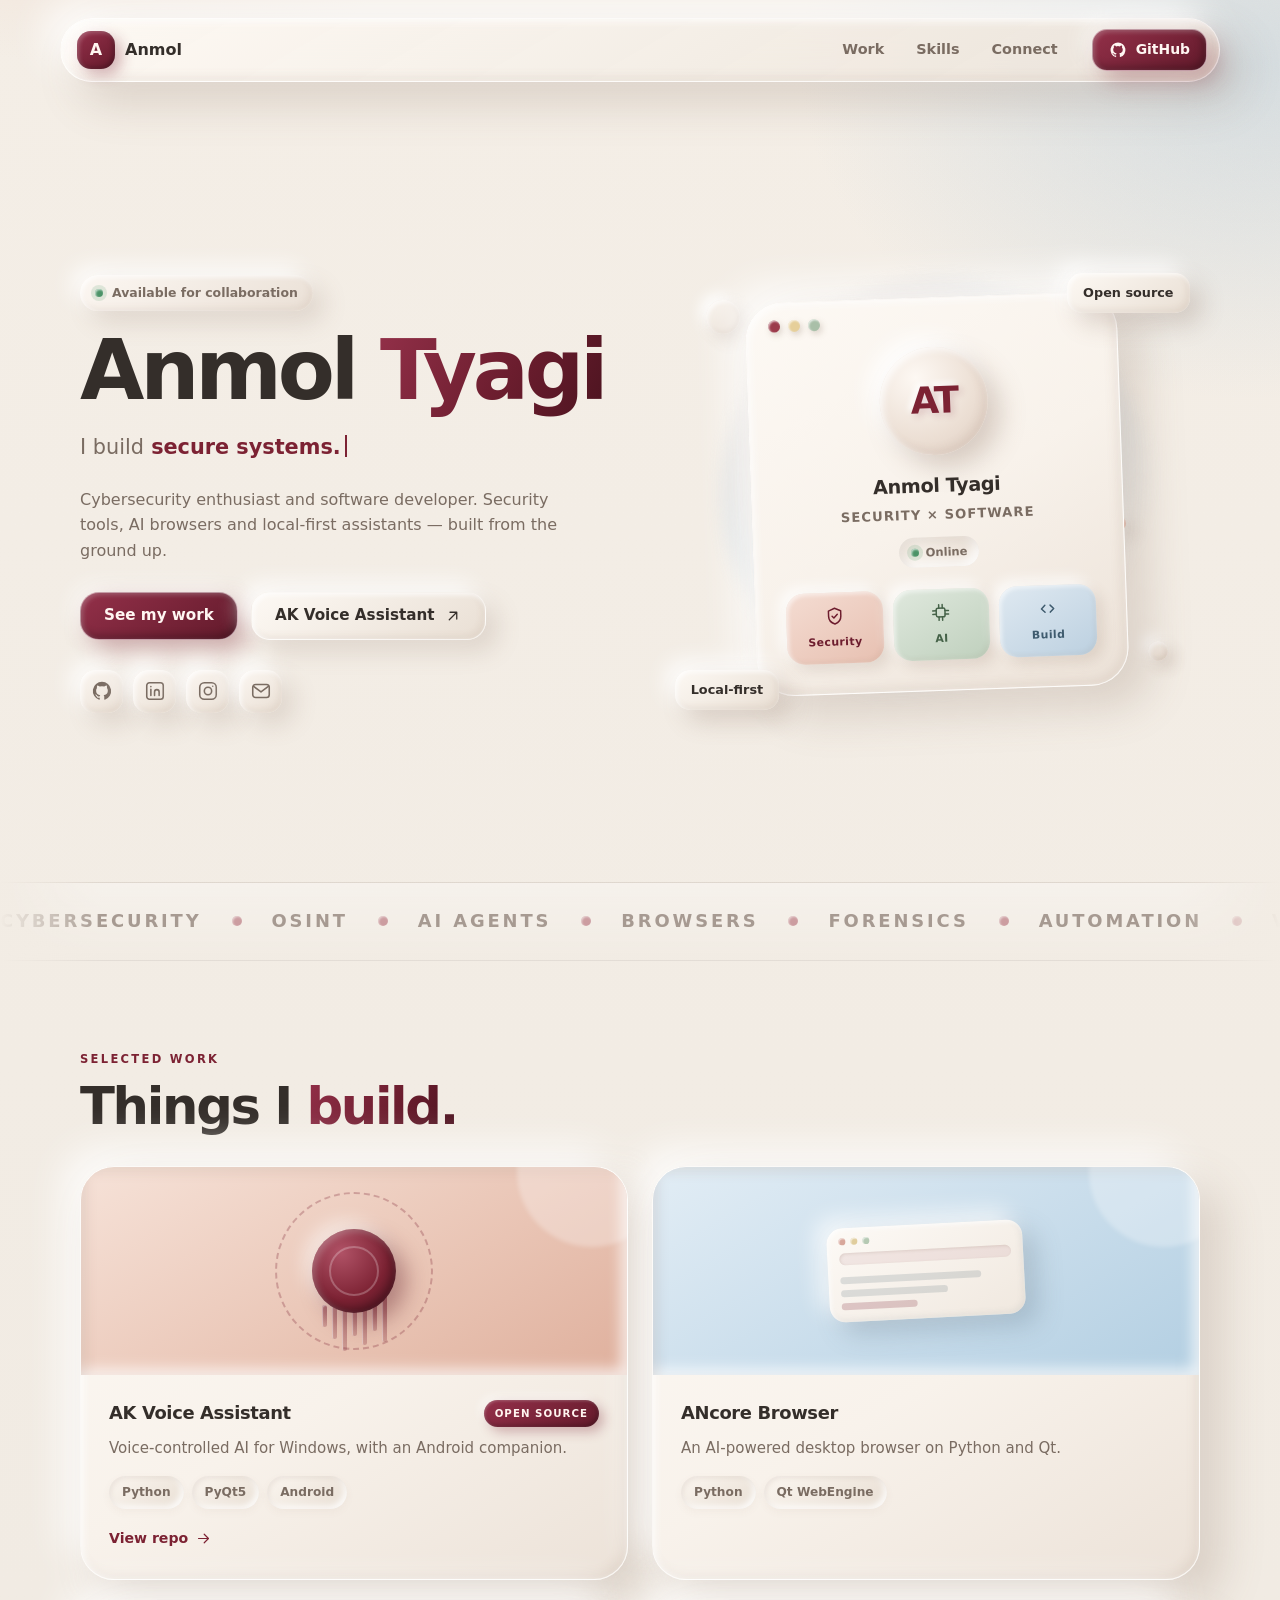
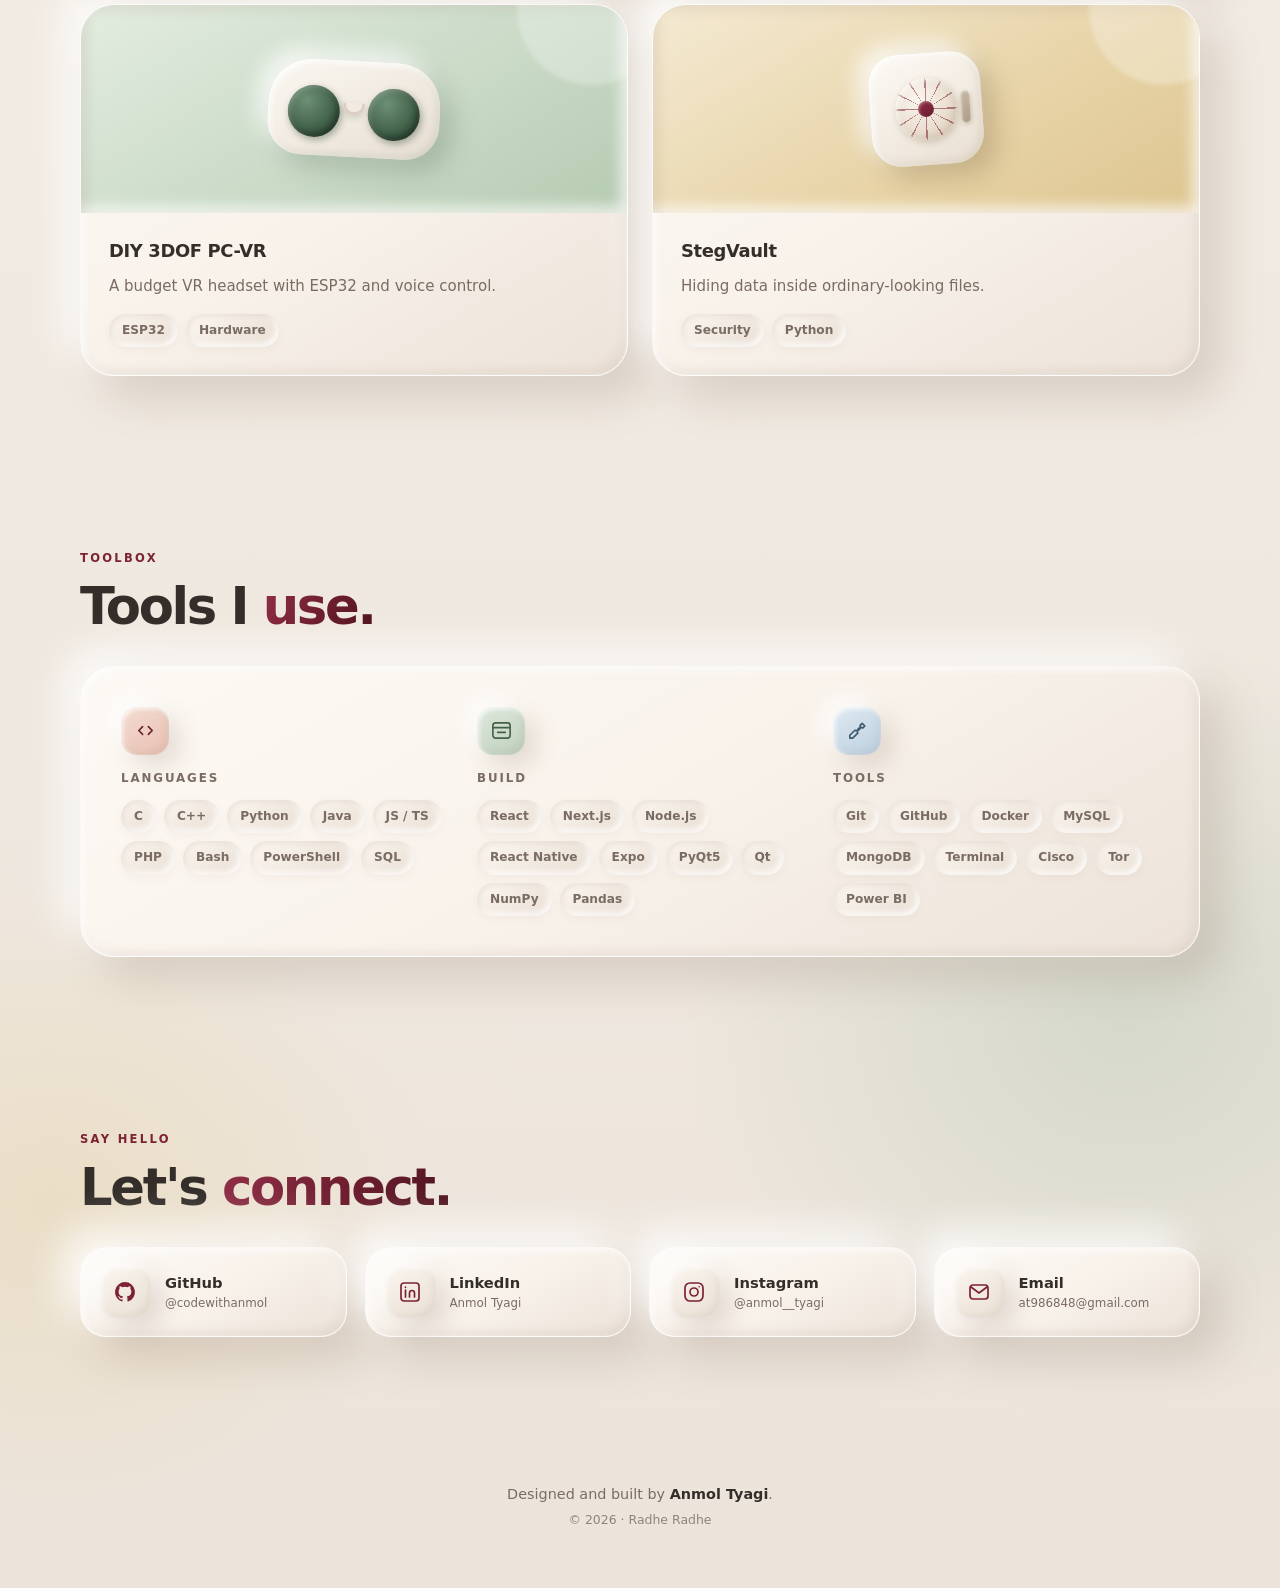
<file: index.html>
<!doctype html>
<html lang="en">
<head>
<meta charset="utf-8">
<meta name="viewport" content="width=device-width, initial-scale=1">
<title>Anmol Tyagi — Cybersecurity &amp; Software</title>
<meta name="description" content="Anmol Tyagi — cybersecurity enthusiast and software developer. Security tools, AI browsers, local-first assistants and hardware experiments.">
<meta name="theme-color" content="#f1ebe3">
<meta property="og:type" content="website">
<meta property="og:title" content="Anmol Tyagi — Cybersecurity &amp; Software">
<meta property="og:description" content="Security tools, AI browsers, local-first assistants and hardware experiments.">
<meta property="og:url" content="https://codewithanmol.github.io/">
<link rel="icon" href="data:image/svg+xml,%3Csvg xmlns='http://www.w3.org/2000/svg' viewBox='0 0 64 64'%3E%3Crect width='64' height='64' rx='20' fill='%237c2233'/%3E%3Ctext x='32' y='44' font-family='Segoe UI,Arial' font-size='30' font-weight='700' fill='%23faf5ef' text-anchor='middle'%3EA%3C/text%3E%3C/svg%3E">
<link rel="stylesheet" href="styles.css">
</head>
<body>
<div class="grain" aria-hidden="true"></div>
<a class="skip" href="#main">Skip to content</a>

<header class="nav-wrap">
  <nav class="nav clay" aria-label="Primary">
    <a class="brand" href="#top" aria-label="Anmol Tyagi — home">
      <span class="brand-mark" aria-hidden="true">A</span>
      <span class="brand-name">Anmol</span>
    </a>
    <div class="nav-links">
      <a href="#work">Work</a>
      <a href="#skills">Skills</a>
      <a href="#connect">Connect</a>
    </div>
    <a class="btn btn-sm btn-maroon" href="https://github.com/codewithanmol" target="_blank" rel="noopener">
      <svg class="ico" viewBox="0 0 24 24" aria-hidden="true"><path d="M12 2a10 10 0 0 0-3.16 19.49c.5.09.68-.22.68-.48v-1.7c-2.78.6-3.37-1.34-3.37-1.34-.45-1.16-1.1-1.47-1.1-1.47-.9-.62.07-.6.07-.6 1 .07 1.53 1.03 1.53 1.03.88 1.52 2.3 1.08 2.86.82.09-.64.35-1.08.63-1.33-2.22-.25-4.55-1.11-4.55-4.94 0-1.09.39-1.98 1.03-2.68-.1-.25-.45-1.27.1-2.65 0 0 .84-.27 2.75 1.02a9.6 9.6 0 0 1 5 0c1.91-1.29 2.75-1.02 2.75-1.02.55 1.38.2 2.4.1 2.65.64.7 1.03 1.59 1.03 2.68 0 3.84-2.34 4.68-4.57 4.93.36.31.68.92.68 1.85v2.74c0 .27.18.58.69.48A10 10 0 0 0 12 2z" fill="currentColor" stroke="none"/></svg>
      GitHub
    </a>
  </nav>
</header>

<main id="main">
  <section class="hero" id="top">
    <div class="hero-copy">
      <span class="chip"><span class="dot" aria-hidden="true"></span> Available for collaboration</span>
      <h1>Anmol <span class="accent">Tyagi</span></h1>
      <p class="type-line" aria-hidden="true"><span class="muted">I build</span> <span id="typed">secure systems.</span><span class="caret"></span></p>
      <p class="sr-only">I build secure systems, AI-powered browsers, local-first assistants and automation that ships.</p>
      <p class="lead">Cybersecurity enthusiast and software developer. Security tools, AI browsers and local-first assistants — built from the ground up.</p>
      <div class="cta-row">
        <a class="btn btn-maroon" href="#work">See my work</a>
        <a class="btn btn-clay" href="https://github.com/codewithanmol/AK-Voice-Assistant" target="_blank" rel="noopener">
          AK Voice Assistant
          <svg class="ico" viewBox="0 0 24 24" aria-hidden="true"><path d="M7 17 17 7M8 7h9v9"/></svg>
        </a>
      </div>
      <div class="social-row" aria-label="Social links">
        <a href="https://github.com/codewithanmol" target="_blank" rel="noopener" aria-label="GitHub">
          <svg class="ico" viewBox="0 0 24 24" aria-hidden="true"><path d="M12 2a10 10 0 0 0-3.16 19.49c.5.09.68-.22.68-.48v-1.7c-2.78.6-3.37-1.34-3.37-1.34-.45-1.16-1.1-1.47-1.1-1.47-.9-.62.07-.6.07-.6 1 .07 1.53 1.03 1.53 1.03.88 1.52 2.3 1.08 2.86.82.09-.64.35-1.08.63-1.33-2.22-.25-4.55-1.11-4.55-4.94 0-1.09.39-1.98 1.03-2.68-.1-.25-.45-1.27.1-2.65 0 0 .84-.27 2.75 1.02a9.6 9.6 0 0 1 5 0c1.91-1.29 2.75-1.02 2.75-1.02.55 1.38.2 2.4.1 2.65.64.7 1.03 1.59 1.03 2.68 0 3.84-2.34 4.68-4.57 4.93.36.31.68.92.68 1.85v2.74c0 .27.18.58.69.48A10 10 0 0 0 12 2z" fill="currentColor" stroke="none"/></svg>
        </a>
        <a href="https://www.linkedin.com/in/anmol-tyagi-b38446213" target="_blank" rel="noopener" aria-label="LinkedIn">
          <svg class="ico" viewBox="0 0 24 24" aria-hidden="true"><rect x="3" y="3" width="18" height="18" rx="3"/><path d="M7.5 10v7M7.5 7.2v.1M11.5 17v-4a2.5 2.5 0 0 1 5 0v4"/></svg>
        </a>
        <a href="https://instagram.com/anmol__tyagi__________" target="_blank" rel="noopener" aria-label="Instagram">
          <svg class="ico" viewBox="0 0 24 24" aria-hidden="true"><rect x="3" y="3" width="18" height="18" rx="5"/><circle cx="12" cy="12" r="4"/><circle cx="17.2" cy="6.8" r=".8" fill="currentColor" stroke="none"/></svg>
        </a>
        <a href="mailto:at986848@gmail.com" aria-label="Email">
          <svg class="ico" viewBox="0 0 24 24" aria-hidden="true"><rect x="3" y="5" width="18" height="14" rx="3"/><path d="m4 7 8 6 8-6"/></svg>
        </a>
      </div>
    </div>

    <div class="hero-scene" aria-hidden="true">
      <div class="clay window">
        <div class="window-bar">
          <span class="wdot wd-a"></span>
          <span class="wdot wd-b"></span>
          <span class="wdot wd-c"></span>
        </div>
        <div class="window-body">
          <div class="avatar"><span>AT</span></div>
          <p class="window-name">Anmol Tyagi</p>
          <p class="window-role">Security &times; Software</p>
          <span class="status"><span class="dot"></span> Online</span>
          <div class="mini-grid">
            <div class="mini m-maroon">
              <svg class="ico" viewBox="0 0 24 24"><path d="M12 3l7 3v6c0 4.4-3 7.6-7 9-4-1.4-7-4.6-7-9V6l7-3z"/><path d="m9 12 2 2 4-4"/></svg>
              <span>Security</span>
            </div>
            <div class="mini m-sage">
              <svg class="ico" viewBox="0 0 24 24"><rect x="7" y="7" width="10" height="10" rx="2"/><path d="M10 3v4M14 3v4M10 17v4M14 17v4M3 10h4M3 14h4M17 10h4M17 14h4"/></svg>
              <span>AI</span>
            </div>
            <div class="mini m-sky">
              <svg class="ico" viewBox="0 0 24 24"><path d="m9 8-4 4 4 4M15 8l4 4-4 4"/></svg>
              <span>Build</span>
            </div>
          </div>
        </div>
      </div>
      <span class="float-pill fp-a">Open source</span>
      <span class="float-pill fp-b">Local-first</span>
      <span class="clay-ball ball-a"></span>
      <span class="clay-ball ball-b"></span>
      <span class="clay-ball ball-c"></span>
    </div>
  </section>

  <div class="marquee" aria-hidden="true">
    <div class="marquee-track">
      <span>Cybersecurity</span><span class="sep"></span>
      <span>OSINT</span><span class="sep"></span>
      <span>AI Agents</span><span class="sep"></span>
      <span>Browsers</span><span class="sep"></span>
      <span>Forensics</span><span class="sep"></span>
      <span>Automation</span><span class="sep"></span>
      <span>VR</span><span class="sep"></span>
      <span>Windows</span><span class="sep"></span>
      <span>Cybersecurity</span><span class="sep"></span>
      <span>OSINT</span><span class="sep"></span>
      <span>AI Agents</span><span class="sep"></span>
      <span>Browsers</span><span class="sep"></span>
      <span>Forensics</span><span class="sep"></span>
      <span>Automation</span><span class="sep"></span>
      <span>VR</span><span class="sep"></span>
      <span>Windows</span><span class="sep"></span>
    </div>
  </div>

  <section class="section" id="work">
    <div class="section-head reveal">
      <span class="eyebrow">Selected work</span>
      <h2>Things I <span class="accent">build.</span></h2>
    </div>

    <div class="work-grid">
      <article class="clay work-card reveal">
        <div class="art art-ak">
          <span class="ak-ring"></span>
          <span class="ak-orb"></span>
          <span class="wave">
            <i style="--h:22"></i><i style="--h:46"></i><i style="--h:70"></i><i style="--h:40"></i><i style="--h:58"></i><i style="--h:30"></i><i style="--h:52"></i>
          </span>
        </div>
        <div class="work-body">
          <div class="work-top"><h3>AK Voice Assistant</h3><span class="badge">Open source</span></div>
          <p>Voice-controlled AI for Windows, with an Android companion.</p>
          <ul class="tag-row"><li>Python</li><li>PyQt5</li><li>Android</li></ul>
          <a class="text-link" href="https://github.com/codewithanmol/AK-Voice-Assistant" target="_blank" rel="noopener">View repo
            <svg class="ico" viewBox="0 0 24 24" aria-hidden="true"><path d="M5 12h14M13 6l6 6-6 6"/></svg>
          </a>
        </div>
      </article>

      <article class="clay work-card reveal">
        <div class="art art-browser">
          <div class="browser">
            <div class="browser-top"><i></i><i></i><i></i></div>
            <div class="browser-bar"></div>
            <div class="browser-lines"><span></span><span></span><span></span></div>
          </div>
        </div>
        <div class="work-body">
          <div class="work-top"><h3>ANcore Browser</h3></div>
          <p>An AI-powered desktop browser on Python and Qt.</p>
          <ul class="tag-row"><li>Python</li><li>Qt WebEngine</li></ul>
        </div>
      </article>

      <article class="clay work-card reveal">
        <div class="art art-vr">
          <div class="headset">
            <span class="lens"></span>
            <span class="lens"></span>
            <span class="bridge"></span>
          </div>
        </div>
        <div class="work-body">
          <div class="work-top"><h3>DIY 3DOF PC-VR</h3></div>
          <p>A budget VR headset with ESP32 and voice control.</p>
          <ul class="tag-row"><li>ESP32</li><li>Hardware</li></ul>
        </div>
      </article>

      <article class="clay work-card reveal">
        <div class="art art-vault">
          <div class="vault">
            <span class="vault-dial"></span>
            <span class="vault-handle"></span>
          </div>
        </div>
        <div class="work-body">
          <div class="work-top"><h3>StegVault</h3></div>
          <p>Hiding data inside ordinary-looking files.</p>
          <ul class="tag-row"><li>Security</li><li>Python</li></ul>
        </div>
      </article>
    </div>
  </section>

  <section class="section" id="skills">
    <div class="section-head reveal">
      <span class="eyebrow">Toolbox</span>
      <h2>Tools I <span class="accent">use.</span></h2>
    </div>

    <div class="clay skills-panel reveal">
      <div class="skill-group">
        <span class="skill-icon i-maroon">
          <svg class="ico" viewBox="0 0 24 24" aria-hidden="true"><path d="m9 8-4 4 4 4M15 8l4 4-4 4"/></svg>
        </span>
        <h3>Languages</h3>
        <ul class="tag-row"><li>C</li><li>C++</li><li>Python</li><li>Java</li><li>JS / TS</li><li>PHP</li><li>Bash</li><li>PowerShell</li><li>SQL</li></ul>
      </div>
      <div class="skill-group">
        <span class="skill-icon i-sage">
          <svg class="ico" viewBox="0 0 24 24" aria-hidden="true"><rect x="3" y="4" width="18" height="16" rx="3"/><path d="M3 9h18M8 14h8"/></svg>
        </span>
        <h3>Build</h3>
        <ul class="tag-row"><li>React</li><li>Next.js</li><li>Node.js</li><li>React Native</li><li>Expo</li><li>PyQt5</li><li>Qt</li><li>NumPy</li><li>Pandas</li></ul>
      </div>
      <div class="skill-group">
        <span class="skill-icon i-sky">
          <svg class="ico" viewBox="0 0 24 24" aria-hidden="true"><path d="M14.7 6.3a4 4 0 0 1-5.4 5.4L4 17v3h3l5.3-5.3a4 4 0 0 1 5.4-5.4l2-2-2.8-2.8-2.2 2.2z"/></svg>
        </span>
        <h3>Tools</h3>
        <ul class="tag-row"><li>Git</li><li>GitHub</li><li>Docker</li><li>MySQL</li><li>MongoDB</li><li>Terminal</li><li>Cisco</li><li>Tor</li><li>Power BI</li></ul>
      </div>
    </div>
  </section>

  <section class="section" id="connect">
    <div class="section-head reveal">
      <span class="eyebrow">Say hello</span>
      <h2>Let's <span class="accent">connect.</span></h2>
    </div>

    <div class="connect-grid">
      <a class="clay connect-card reveal" href="https://github.com/codewithanmol" target="_blank" rel="noopener">
        <span class="ico-clay"><svg class="ico" viewBox="0 0 24 24" aria-hidden="true"><path d="M12 2a10 10 0 0 0-3.16 19.49c.5.09.68-.22.68-.48v-1.7c-2.78.6-3.37-1.34-3.37-1.34-.45-1.16-1.1-1.47-1.1-1.47-.9-.62.07-.6.07-.6 1 .07 1.53 1.03 1.53 1.03.88 1.52 2.3 1.08 2.86.82.09-.64.35-1.08.63-1.33-2.22-.25-4.55-1.11-4.55-4.94 0-1.09.39-1.98 1.03-2.68-.1-.25-.45-1.27.1-2.65 0 0 .84-.27 2.75 1.02a9.6 9.6 0 0 1 5 0c1.91-1.29 2.75-1.02 2.75-1.02.55 1.38.2 2.4.1 2.65.64.7 1.03 1.59 1.03 2.68 0 3.84-2.34 4.68-4.57 4.93.36.31.68.92.68 1.85v2.74c0 .27.18.58.69.48A10 10 0 0 0 12 2z" fill="currentColor" stroke="none"/></svg></span>
        <span class="connect-meta"><strong>GitHub</strong><small>@codewithanmol</small></span>
      </a>
      <a class="clay connect-card reveal" href="https://www.linkedin.com/in/anmol-tyagi-b38446213" target="_blank" rel="noopener">
        <span class="ico-clay"><svg class="ico" viewBox="0 0 24 24" aria-hidden="true"><rect x="3" y="3" width="18" height="18" rx="3"/><path d="M7.5 10v7M7.5 7.2v.1M11.5 17v-4a2.5 2.5 0 0 1 5 0v4"/></svg></span>
        <span class="connect-meta"><strong>LinkedIn</strong><small>Anmol Tyagi</small></span>
      </a>
      <a class="clay connect-card reveal" href="https://instagram.com/anmol__tyagi__________" target="_blank" rel="noopener">
        <span class="ico-clay"><svg class="ico" viewBox="0 0 24 24" aria-hidden="true"><rect x="3" y="3" width="18" height="18" rx="5"/><circle cx="12" cy="12" r="4"/><circle cx="17.2" cy="6.8" r=".8" fill="currentColor" stroke="none"/></svg></span>
        <span class="connect-meta"><strong>Instagram</strong><small>@anmol__tyagi</small></span>
      </a>
      <a class="clay connect-card reveal" href="mailto:at986848@gmail.com">
        <span class="ico-clay"><svg class="ico" viewBox="0 0 24 24" aria-hidden="true"><rect x="3" y="5" width="18" height="14" rx="3"/><path d="m4 7 8 6 8-6"/></svg></span>
        <span class="connect-meta"><strong>Email</strong><small>at986848@gmail.com</small></span>
      </a>
    </div>
  </section>
</main>

<footer class="footer">
  <p>Designed and built by <strong>Anmol Tyagi</strong>.</p>
  <p class="footer-small">&copy; <span id="year">2026</span> &middot; Radhe Radhe</p>
</footer>

<script src="script.js" defer></script>
</body>
</html>
</file>
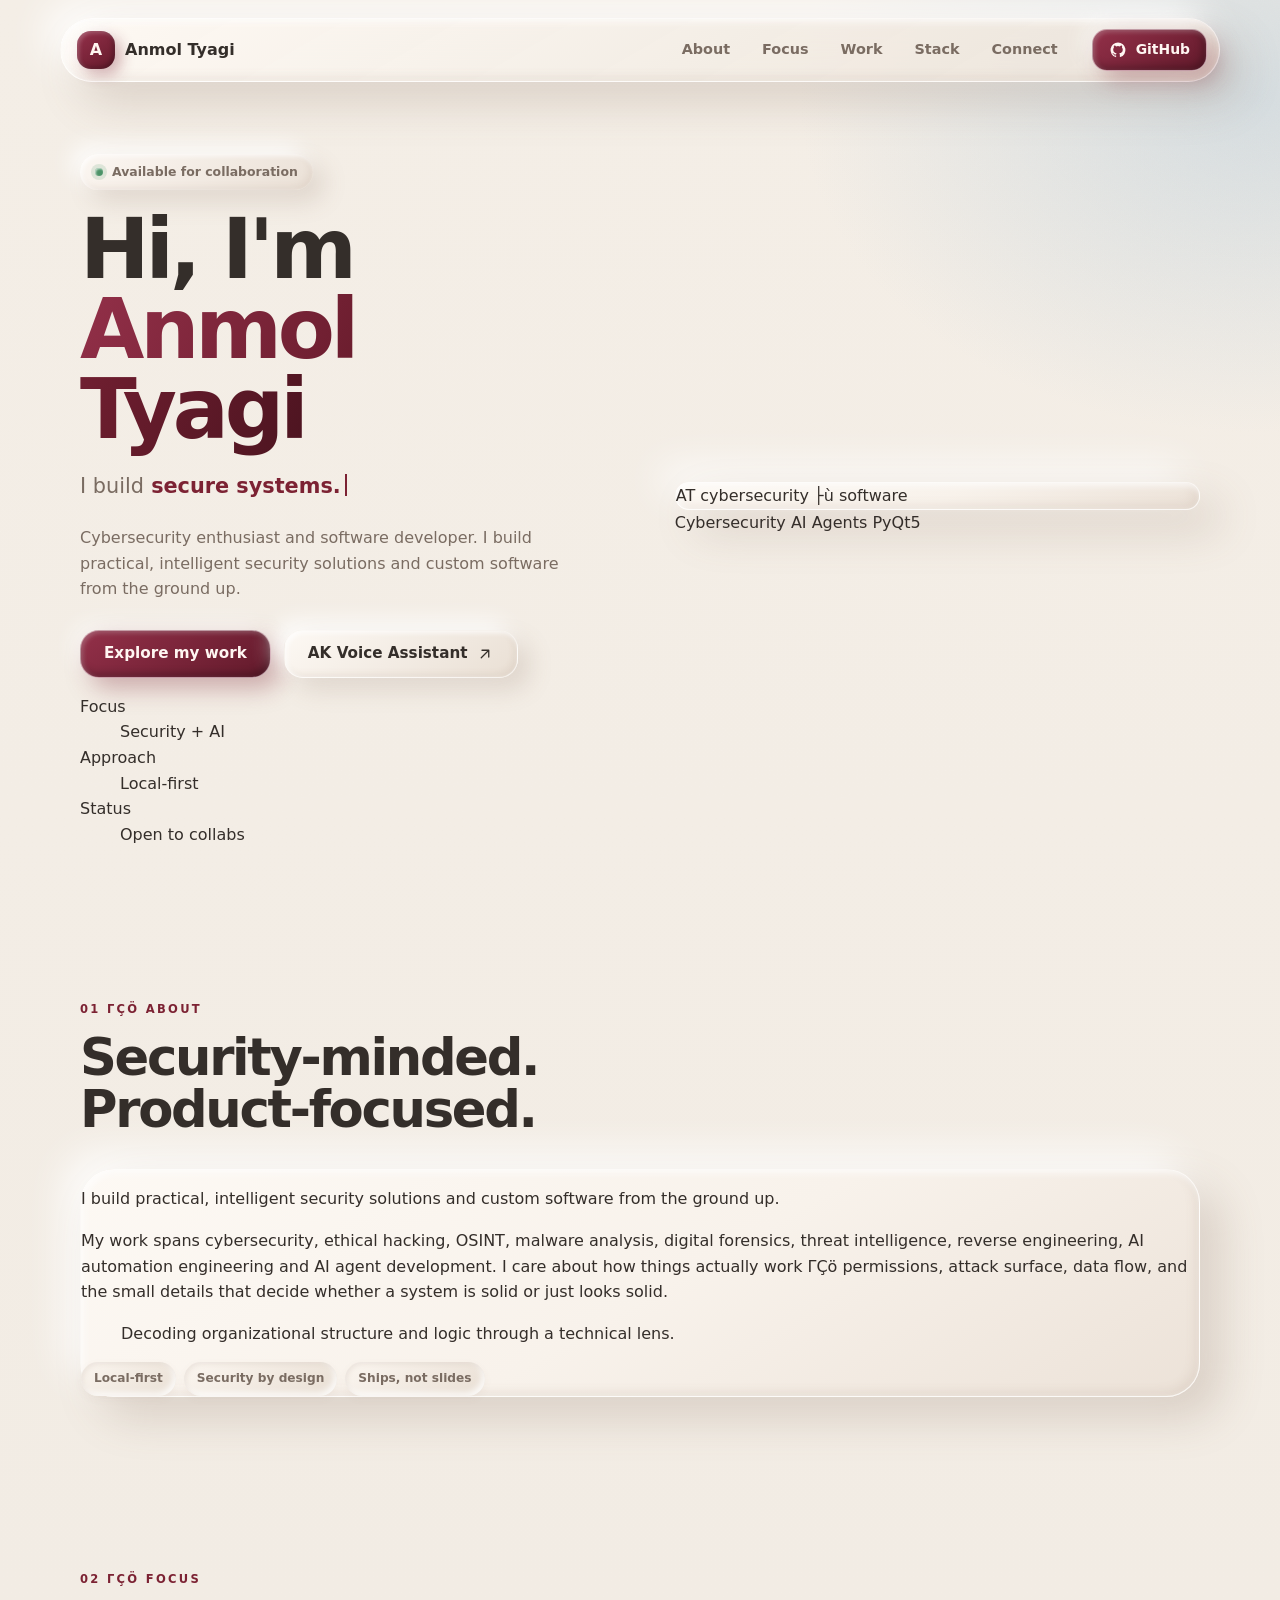
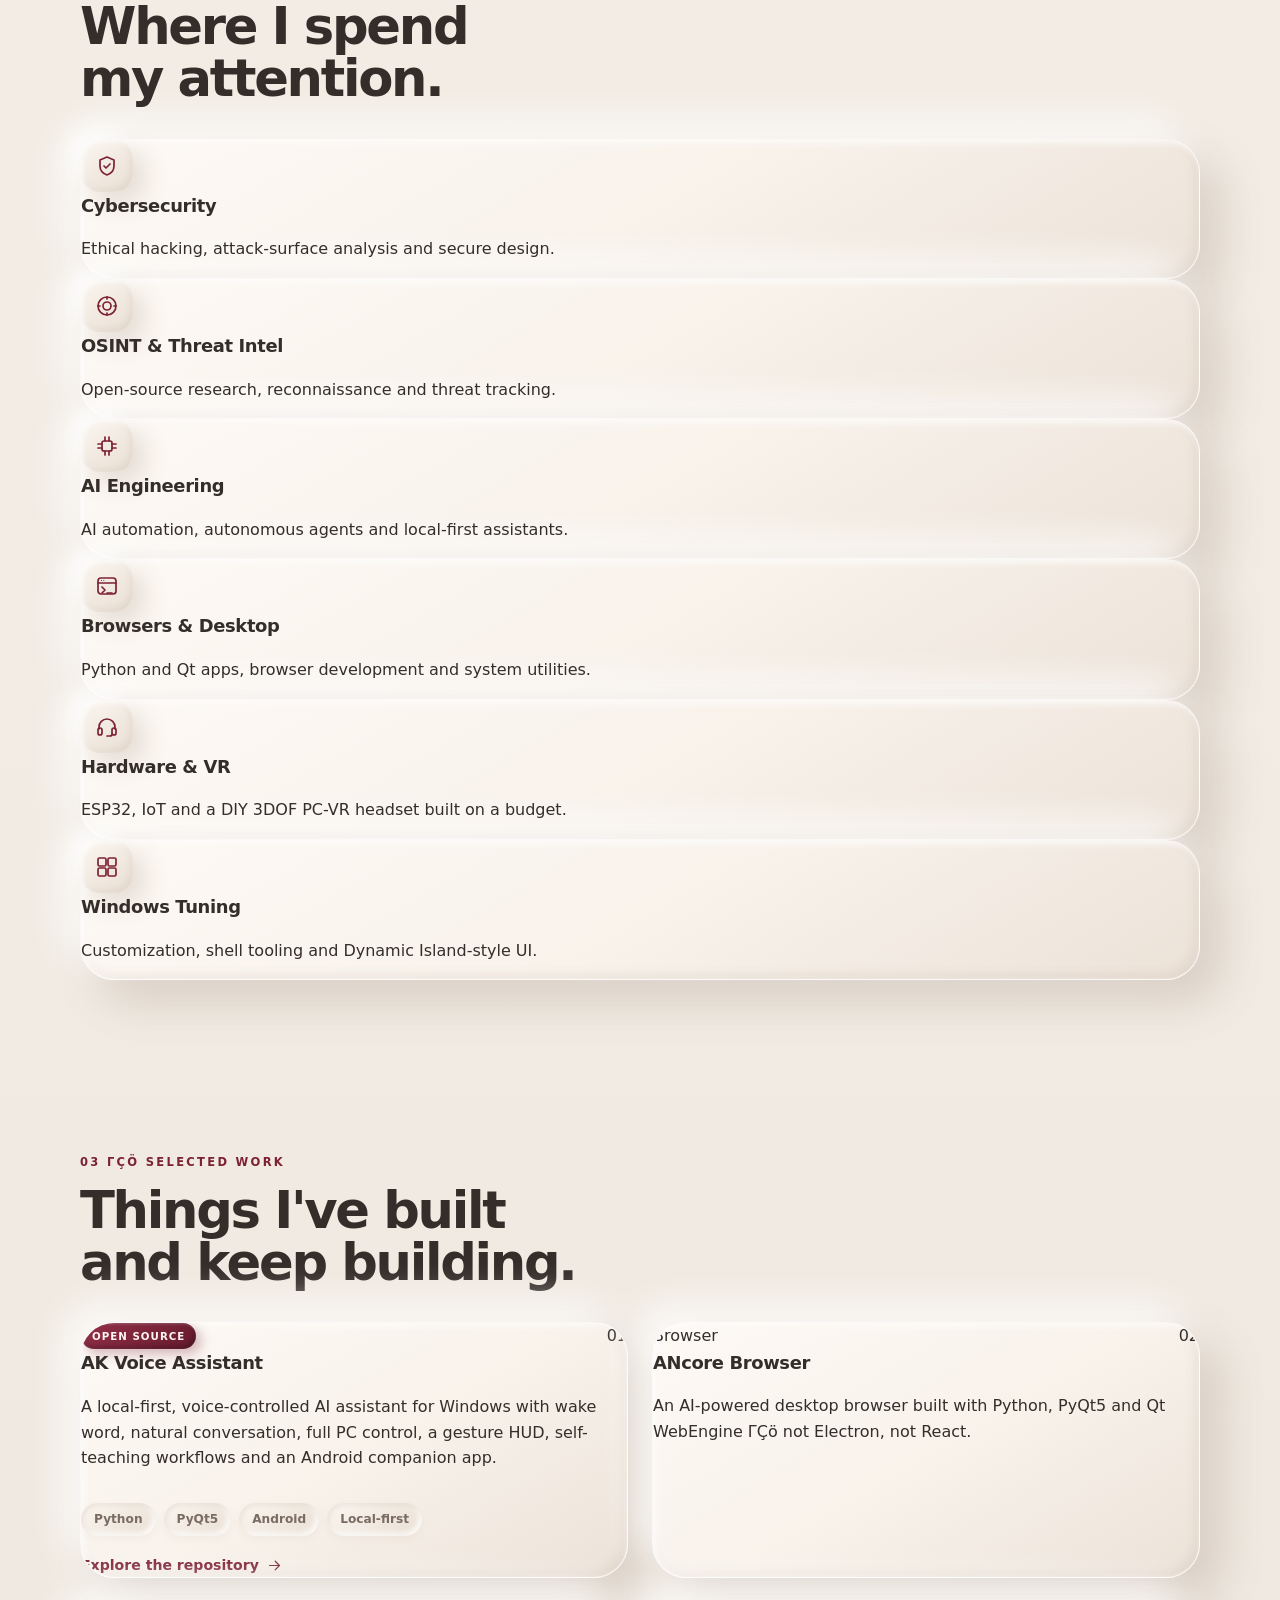
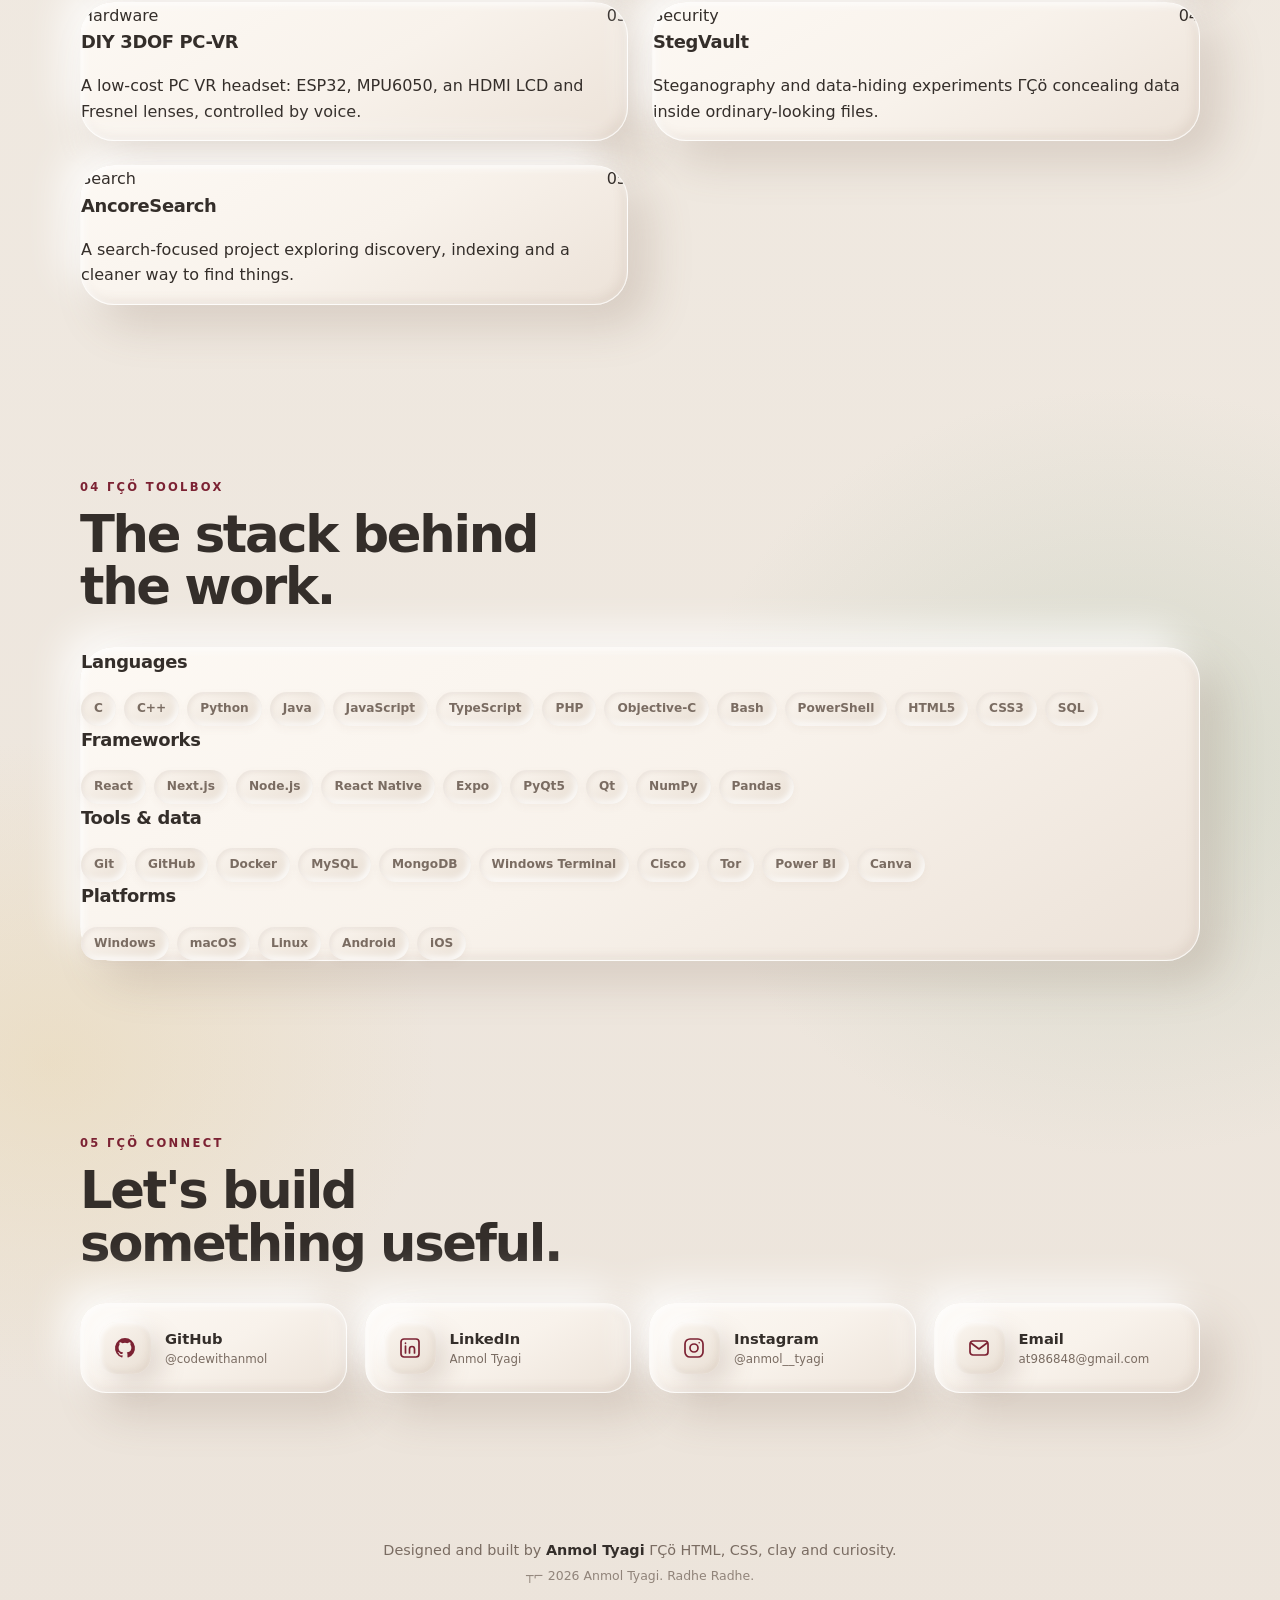
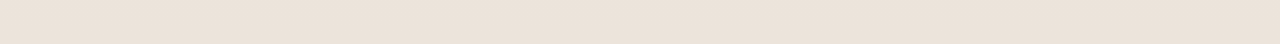
<file: dom.html>
﻿<!DOCTYPE html>
<html lang="en"><head>
<meta charset="utf-8">
<meta name="viewport" content="width=device-width, initial-scale=1">
<title>Anmol Tyagi ΓÇö Cybersecurity &amp; Software</title>
<meta name="description" content="Anmol Tyagi ΓÇö cybersecurity enthusiast and software developer. Security tools, AI-powered browsers, local-first assistants and automation.">
<meta name="theme-color" content="#e7e1da">
<meta property="og:type" content="website">
<meta property="og:title" content="Anmol Tyagi ΓÇö Cybersecurity &amp; Software">
<meta property="og:description" content="Security tools, AI-powered browsers, local-first assistants and automation.">
<meta property="og:url" content="https://codewithanmol.github.io/">
<link rel="icon" href="data:image/svg+xml,%3Csvg xmlns='http://www.w3.org/2000/svg' viewBox='0 0 64 64'%3E%3Crect width='64' height='64' rx='18' fill='%237a1f30'/%3E%3Ctext x='32' y='43' font-family='Segoe UI,Arial' font-size='30' font-weight='700' fill='%23f7f2ec' text-anchor='middle'%3EA%3C/text%3E%3C/svg%3E">
<link rel="stylesheet" href="styles.css">
</head>
<body>
<div class="grain" aria-hidden="true"></div>
<a class="skip" href="#main">Skip to content</a>

<header class="nav-wrap">
  <nav class="nav clay" aria-label="Primary">
    <a class="brand" href="#top" aria-label="Anmol Tyagi ΓÇö home">
      <span class="brand-mark" aria-hidden="true">A</span>
      <span class="brand-name">Anmol Tyagi</span>
    </a>
    <div class="nav-links">
      <a href="#about">About</a>
      <a href="#focus">Focus</a>
      <a href="#work">Work</a>
      <a href="#stack">Stack</a>
      <a href="#connect">Connect</a>
    </div>
    <a class="btn btn-sm btn-maroon" href="https://github.com/codewithanmol" target="_blank" rel="noopener">
      <svg class="ico" viewBox="0 0 24 24" aria-hidden="true"><path d="M12 2a10 10 0 0 0-3.16 19.49c.5.09.68-.22.68-.48v-1.7c-2.78.6-3.37-1.34-3.37-1.34-.45-1.16-1.1-1.47-1.1-1.47-.9-.62.07-.6.07-.6 1 .07 1.53 1.03 1.53 1.03.88 1.52 2.3 1.08 2.86.82.09-.64.35-1.08.63-1.33-2.22-.25-4.55-1.11-4.55-4.94 0-1.09.39-1.98 1.03-2.68-.1-.25-.45-1.27.1-2.65 0 0 .84-.27 2.75 1.02a9.6 9.6 0 0 1 5 0c1.91-1.29 2.75-1.02 2.75-1.02.55 1.38.2 2.4.1 2.65.64.7 1.03 1.59 1.03 2.68 0 3.84-2.34 4.68-4.57 4.93.36.31.68.92.68 1.85v2.74c0 .27.18.58.69.48A10 10 0 0 0 12 2z" fill="currentColor" stroke="none"></path></svg>
      GitHub
    </a>
  </nav>
</header>

<main id="main">
  <section class="hero" id="top">
    <div class="hero-copy">
      <span class="chip"><span class="dot" aria-hidden="true"></span> Available for collaboration</span>
      <h1>Hi, I'm <span class="accent">Anmol<br>Tyagi</span></h1>
      <p class="type-line" aria-hidden="true"><span class="muted">I build</span> <span id="typed">AI-powered browsers.</span><span class="caret"></span></p>
      <p class="sr-only">I build secure systems, AI-powered browsers, local-first assistants and automation that ships.</p>
      <p class="lead">Cybersecurity enthusiast and software developer. I build practical, intelligent security solutions and custom software from the ground up.</p>
      <div class="cta-row">
        <a class="btn btn-maroon" href="#work">Explore my work</a>
        <a class="btn btn-clay" href="https://github.com/codewithanmol/AK-Voice-Assistant" target="_blank" rel="noopener">
          AK Voice Assistant
          <svg class="ico" viewBox="0 0 24 24" aria-hidden="true"><path d="M7 17 17 7M8 7h9v9"></path></svg>
        </a>
      </div>
      <dl class="mini-stats">
        <div><dt>Focus</dt><dd>Security + AI</dd></div>
        <div><dt>Approach</dt><dd>Local-first</dd></div>
        <div><dt>Status</dt><dd>Open to collabs</dd></div>
      </dl>
    </div>

    <div class="hero-art" aria-hidden="true">
      <div class="clay portrait">
        <span class="portrait-ring"></span>
        <span class="portrait-mono">AT</span>
        <span class="portrait-tag">cybersecurity ├ù software</span>
      </div>
      <span class="float-chip chip-a">Cybersecurity</span>
      <span class="float-chip chip-b">AI Agents</span>
      <span class="float-chip chip-c">PyQt5</span>
      <span class="float-dot dot-a"></span>
      <span class="float-dot dot-b"></span>
    </div>
  </section>

  <section class="section" id="about">
    <div class="section-head reveal" style="transition-delay: 0ms;">
      <span class="eyebrow">01 ΓÇö About</span>
      <h2>Security-minded.<br>Product-focused.</h2>
    </div>
    <div class="clay about-card reveal" style="transition-delay: 70ms;">
      <p class="about-lead">I build practical, intelligent security solutions and custom software from the ground up.</p>
      <p>My work spans cybersecurity, ethical hacking, OSINT, malware analysis, digital forensics, threat intelligence, reverse engineering, AI automation engineering and AI agent development. I care about how things actually work ΓÇö permissions, attack surface, data flow, and the small details that decide whether a system is solid or just looks solid.</p>
      <blockquote>Decoding organizational structure and logic through a technical lens.</blockquote>
      <ul class="tag-row" aria-label="Working principles">
        <li>Local-first</li>
        <li>Security by design</li>
        <li>Ships, not slides</li>
      </ul>
    </div>
  </section>

  <section class="section" id="focus">
    <div class="section-head reveal" style="transition-delay: 140ms;">
      <span class="eyebrow">02 ΓÇö Focus</span>
      <h2>Where I spend<br>my attention.</h2>
    </div>
    <div class="focus-grid">
      <article class="clay focus-card reveal" style="transition-delay: 0ms;">
        <span class="ico-clay"><svg class="ico" viewBox="0 0 24 24" aria-hidden="true"><path d="M12 3l7 3v6c0 4.4-3 7.6-7 9-4-1.4-7-4.6-7-9V6l7-3z"></path><path d="m9 12 2 2 4-4"></path></svg></span>
        <h3>Cybersecurity</h3>
        <p>Ethical hacking, attack-surface analysis and secure design.</p>
      </article>
      <article class="clay focus-card reveal" style="transition-delay: 70ms;">
        <span class="ico-clay"><svg class="ico" viewBox="0 0 24 24" aria-hidden="true"><circle cx="12" cy="12" r="9"></circle><circle cx="12" cy="12" r="4"></circle><path d="M12 3v2M12 19v2M3 12h2M19 12h2"></path></svg></span>
        <h3>OSINT &amp; Threat Intel</h3>
        <p>Open-source research, reconnaissance and threat tracking.</p>
      </article>
      <article class="clay focus-card reveal" style="transition-delay: 140ms;">
        <span class="ico-clay"><svg class="ico" viewBox="0 0 24 24" aria-hidden="true"><rect x="7" y="7" width="10" height="10" rx="2"></rect><path d="M10 3v4M14 3v4M10 17v4M14 17v4M3 10h4M3 14h4M17 10h4M17 14h4"></path></svg></span>
        <h3>AI Engineering</h3>
        <p>AI automation, autonomous agents and local-first assistants.</p>
      </article>
      <article class="clay focus-card reveal" style="transition-delay: 0ms;">
        <span class="ico-clay"><svg class="ico" viewBox="0 0 24 24" aria-hidden="true"><rect x="3" y="4" width="18" height="16" rx="3"></rect><path d="M3 9h18"></path><circle cx="6.5" cy="6.5" r=".6" fill="currentColor" stroke="none"></circle><circle cx="8.8" cy="6.5" r=".6" fill="currentColor" stroke="none"></circle><path d="m7 13 3 3-3 3M12 19h5"></path></svg></span>
        <h3>Browsers &amp; Desktop</h3>
        <p>Python and Qt apps, browser development and system utilities.</p>
      </article>
      <article class="clay focus-card reveal" style="transition-delay: 70ms;">
        <span class="ico-clay"><svg class="ico" viewBox="0 0 24 24" aria-hidden="true"><path d="M4 14v-2a8 8 0 0 1 16 0v2"></path><rect x="3" y="13" width="4" height="7" rx="2"></rect><rect x="17" y="13" width="4" height="7" rx="2"></rect><path d="M12 21h3a2 2 0 0 0 2-2"></path></svg></span>
        <h3>Hardware &amp; VR</h3>
        <p>ESP32, IoT and a DIY 3DOF PC-VR headset built on a budget.</p>
      </article>
      <article class="clay focus-card reveal" style="transition-delay: 140ms;">
        <span class="ico-clay"><svg class="ico" viewBox="0 0 24 24" aria-hidden="true"><rect x="3" y="3" width="8" height="8" rx="1.5"></rect><rect x="13" y="3" width="8" height="8" rx="1.5"></rect><rect x="3" y="13" width="8" height="8" rx="1.5"></rect><rect x="13" y="13" width="8" height="8" rx="1.5"></rect></svg></span>
        <h3>Windows Tuning</h3>
        <p>Customization, shell tooling and Dynamic Island-style UI.</p>
      </article>
    </div>
  </section>

  <section class="section" id="work">
    <div class="section-head reveal" style="transition-delay: 0ms;">
      <span class="eyebrow">03 ΓÇö Selected work</span>
      <h2>Things I've built<br>and keep building.</h2>
    </div>
    <div class="work-grid">
      <article class="clay work-card featured reveal" style="transition-delay: 70ms;">
        <div class="work-top"><span class="badge">Open source</span><span class="work-num">01</span></div>
        <h3>AK Voice Assistant</h3>
        <p>A local-first, voice-controlled AI assistant for Windows with wake word, natural conversation, full PC control, a gesture HUD, self-teaching workflows and an Android companion app.</p>
        <ul class="tag-row"><li>Python</li><li>PyQt5</li><li>Android</li><li>Local-first</li></ul>
        <a class="text-link" href="https://github.com/codewithanmol/AK-Voice-Assistant" target="_blank" rel="noopener">Explore the repository
          <svg class="ico" viewBox="0 0 24 24" aria-hidden="true"><path d="M5 12h14M13 6l6 6-6 6"></path></svg>
        </a>
      </article>
      <article class="clay work-card reveal" style="transition-delay: 140ms;">
        <div class="work-top"><span class="work-type">Browser</span><span class="work-num">02</span></div>
        <h3>ANcore Browser</h3>
        <p>An AI-powered desktop browser built with Python, PyQt5 and Qt WebEngine ΓÇö not Electron, not React.</p>
      </article>
      <article class="clay work-card reveal" style="transition-delay: 0ms;">
        <div class="work-top"><span class="work-type">Hardware</span><span class="work-num">03</span></div>
        <h3>DIY 3DOF PC-VR</h3>
        <p>A low-cost PC VR headset: ESP32, MPU6050, an HDMI LCD and Fresnel lenses, controlled by voice.</p>
      </article>
      <article class="clay work-card reveal" style="transition-delay: 70ms;">
        <div class="work-top"><span class="work-type">Security</span><span class="work-num">04</span></div>
        <h3>StegVault</h3>
        <p>Steganography and data-hiding experiments ΓÇö concealing data inside ordinary-looking files.</p>
      </article>
      <article class="clay work-card reveal" style="transition-delay: 140ms;">
        <div class="work-top"><span class="work-type">Search</span><span class="work-num">05</span></div>
        <h3>AncoreSearch</h3>
        <p>A search-focused project exploring discovery, indexing and a cleaner way to find things.</p>
      </article>
    </div>
  </section>

  <section class="section" id="stack">
    <div class="section-head reveal" style="transition-delay: 0ms;">
      <span class="eyebrow">04 ΓÇö Toolbox</span>
      <h2>The stack behind<br>the work.</h2>
    </div>
    <div class="clay stack-card reveal" style="transition-delay: 70ms;">
      <div class="stack-row">
        <h3>Languages</h3>
        <ul class="tag-row"><li>C</li><li>C++</li><li>Python</li><li>Java</li><li>JavaScript</li><li>TypeScript</li><li>PHP</li><li>Objective-C</li><li>Bash</li><li>PowerShell</li><li>HTML5</li><li>CSS3</li><li>SQL</li></ul>
      </div>
      <div class="stack-row">
        <h3>Frameworks</h3>
        <ul class="tag-row"><li>React</li><li>Next.js</li><li>Node.js</li><li>React Native</li><li>Expo</li><li>PyQt5</li><li>Qt</li><li>NumPy</li><li>Pandas</li></ul>
      </div>
      <div class="stack-row">
        <h3>Tools &amp; data</h3>
        <ul class="tag-row"><li>Git</li><li>GitHub</li><li>Docker</li><li>MySQL</li><li>MongoDB</li><li>Windows Terminal</li><li>Cisco</li><li>Tor</li><li>Power BI</li><li>Canva</li></ul>
      </div>
      <div class="stack-row">
        <h3>Platforms</h3>
        <ul class="tag-row"><li>Windows</li><li>macOS</li><li>Linux</li><li>Android</li><li>iOS</li></ul>
      </div>
    </div>
  </section>

  <section class="section" id="connect">
    <div class="section-head reveal" style="transition-delay: 140ms;">
      <span class="eyebrow">05 ΓÇö Connect</span>
      <h2>Let's build<br>something useful.</h2>
    </div>
    <div class="connect-grid">
      <a class="clay connect-card reveal" href="https://github.com/codewithanmol" target="_blank" rel="noopener" style="transition-delay: 0ms;">
        <span class="ico-clay"><svg class="ico" viewBox="0 0 24 24" aria-hidden="true"><path d="M12 2a10 10 0 0 0-3.16 19.49c.5.09.68-.22.68-.48v-1.7c-2.78.6-3.37-1.34-3.37-1.34-.45-1.16-1.1-1.47-1.1-1.47-.9-.62.07-.6.07-.6 1 .07 1.53 1.03 1.53 1.03.88 1.52 2.3 1.08 2.86.82.09-.64.35-1.08.63-1.33-2.22-.25-4.55-1.11-4.55-4.94 0-1.09.39-1.98 1.03-2.68-.1-.25-.45-1.27.1-2.65 0 0 .84-.27 2.75 1.02a9.6 9.6 0 0 1 5 0c1.91-1.29 2.75-1.02 2.75-1.02.55 1.38.2 2.4.1 2.65.64.7 1.03 1.59 1.03 2.68 0 3.84-2.34 4.68-4.57 4.93.36.31.68.92.68 1.85v2.74c0 .27.18.58.69.48A10 10 0 0 0 12 2z" fill="currentColor" stroke="none"></path></svg></span>
        <span class="connect-meta"><strong>GitHub</strong><small>@codewithanmol</small></span>
      </a>
      <a class="clay connect-card reveal" href="https://www.linkedin.com/in/anmol-tyagi-b38446213" target="_blank" rel="noopener" style="transition-delay: 70ms;">
        <span class="ico-clay"><svg class="ico" viewBox="0 0 24 24" aria-hidden="true"><rect x="3" y="3" width="18" height="18" rx="3"></rect><path d="M7.5 10v7M7.5 7.2v.1M11.5 17v-4a2.5 2.5 0 0 1 5 0v4"></path></svg></span>
        <span class="connect-meta"><strong>LinkedIn</strong><small>Anmol Tyagi</small></span>
      </a>
      <a class="clay connect-card reveal" href="https://instagram.com/anmol__tyagi__________" target="_blank" rel="noopener" style="transition-delay: 140ms;">
        <span class="ico-clay"><svg class="ico" viewBox="0 0 24 24" aria-hidden="true"><rect x="3" y="3" width="18" height="18" rx="5"></rect><circle cx="12" cy="12" r="4"></circle><circle cx="17.2" cy="6.8" r=".8" fill="currentColor" stroke="none"></circle></svg></span>
        <span class="connect-meta"><strong>Instagram</strong><small>@anmol__tyagi</small></span>
      </a>
      <a class="clay connect-card reveal" href="mailto:at986848@gmail.com" style="transition-delay: 0ms;">
        <span class="ico-clay"><svg class="ico" viewBox="0 0 24 24" aria-hidden="true"><rect x="3" y="5" width="18" height="14" rx="3"></rect><path d="m4 7 8 6 8-6"></path></svg></span>
        <span class="connect-meta"><strong>Email</strong><small>at986848@gmail.com</small></span>
      </a>
    </div>
  </section>
</main>

<footer class="footer">
  <p>Designed and built by <strong>Anmol Tyagi</strong> ΓÇö HTML, CSS, clay and curiosity.</p>
  <p class="footer-small">┬⌐ <span id="year">2026</span> Anmol Tyagi. Radhe Radhe.</p>
</footer>

<script src="script.js" defer=""></script>


</body></html>
</file>
<file: styles.css>
:root {
  --bg: #f1ebe3;
  --clay: #faf5ef;
  --clay-2: #ece3d9;
  --ink: #342e2a;
  --muted: #7a6c62;
  --maroon: #7c2233;
  --maroon-deep: #5d1726;
  --maroon-soft: #9c3a4b;
  --peach: #e6b8a2;
  --sage: #a9bfa8;
  --sky: #a9c3d6;
  --butter: #e6cf9a;
  --line: rgba(90, 66, 52, 0.12);

  --clay-shadow:
    20px 20px 44px rgba(128, 102, 82, 0.22),
    -16px -16px 38px rgba(255, 255, 255, 0.88),
    inset 3px 3px 7px rgba(255, 255, 255, 0.78),
    inset -4px -4px 11px rgba(128, 102, 82, 0.1);
  --clay-shadow-lg:
    30px 30px 68px rgba(128, 102, 82, 0.26),
    -24px -24px 56px rgba(255, 255, 255, 0.92),
    inset 4px 4px 9px rgba(255, 255, 255, 0.8),
    inset -5px -5px 13px rgba(128, 102, 82, 0.11);
  --clay-shadow-sm:
    11px 11px 24px rgba(128, 102, 82, 0.18),
    -9px -9px 22px rgba(255, 255, 255, 0.85),
    inset 2px 2px 5px rgba(255, 255, 255, 0.8),
    inset -3px -3px 7px rgba(128, 102, 82, 0.09);
  --clay-inset:
    inset 5px 5px 11px rgba(128, 102, 82, 0.15),
    inset -5px -5px 12px rgba(255, 255, 255, 0.92);

  --radius: 34px;
  --max: 1160px;
  --ease: cubic-bezier(0.22, 0.61, 0.36, 1);
}

* {
  box-sizing: border-box;
}

html {
  scroll-behavior: smooth;
  scroll-padding-top: 108px;
}

body {
  margin: 0;
  min-height: 100vh;
  color: var(--ink);
  background:
    radial-gradient(820px 620px at 8% -10%, rgba(230, 184, 162, 0.5), transparent 62%),
    radial-gradient(760px 560px at 98% 2%, rgba(169, 195, 214, 0.42), transparent 60%),
    radial-gradient(720px 620px at 88% 82%, rgba(169, 191, 168, 0.36), transparent 62%),
    radial-gradient(620px 520px at 4% 88%, rgba(230, 207, 154, 0.34), transparent 62%),
    linear-gradient(180deg, #f4eee6 0%, #f1ebe3 50%, #ece4db 100%);
  font-family: "Segoe UI Variable Text", "Segoe UI", system-ui, -apple-system, "Helvetica Neue", Arial, sans-serif;
  font-size: 16px;
  line-height: 1.6;
  -webkit-font-smoothing: antialiased;
  text-rendering: optimizeLegibility;
  overflow-x: hidden;
}

::selection {
  background: rgba(124, 34, 51, 0.9);
  color: #fff6f1;
}

a {
  color: inherit;
  text-decoration: none;
}

:focus-visible {
  outline: 3px solid var(--maroon-soft);
  outline-offset: 3px;
  border-radius: 12px;
}

.sr-only {
  position: absolute;
  width: 1px;
  height: 1px;
  padding: 0;
  margin: -1px;
  overflow: hidden;
  clip: rect(0 0 0 0);
  white-space: nowrap;
  border: 0;
}

.skip {
  position: fixed;
  top: -70px;
  left: 20px;
  z-index: 100;
  padding: 11px 18px;
  border-radius: 14px;
  background: var(--maroon);
  color: #fff;
  transition: top 0.2s var(--ease);
}

.skip:focus {
  top: 14px;
}

.grain {
  position: fixed;
  inset: 0;
  z-index: 0;
  pointer-events: none;
  opacity: 0.24;
  mix-blend-mode: soft-light;
  background-image: url("data:image/svg+xml,%3Csvg xmlns='http://www.w3.org/2000/svg' width='180' height='180'%3E%3Cfilter id='n'%3E%3CfeTurbulence type='fractalNoise' baseFrequency='0.85' numOctaves='2' stitchTiles='stitch'/%3E%3C/filter%3E%3Crect width='180' height='180' filter='url(%23n)' opacity='0.5'/%3E%3C/svg%3E");
}

main,
.nav-wrap,
.footer,
.marquee {
  position: relative;
  z-index: 1;
}

.clay {
  background: linear-gradient(150deg, #fdf9f4 0%, #f8f2eb 52%, #ece2d8 100%);
  border: 1px solid rgba(255, 255, 255, 0.7);
  border-radius: var(--radius);
  box-shadow: var(--clay-shadow);
}

.ico {
  width: 22px;
  height: 22px;
  fill: none;
  stroke: currentColor;
  stroke-width: 1.7;
  stroke-linecap: round;
  stroke-linejoin: round;
  flex: none;
}

.ico-clay {
  display: grid;
  place-items: center;
  width: 52px;
  height: 52px;
  flex: none;
  border-radius: 18px;
  color: var(--maroon);
  background: linear-gradient(145deg, #fbf6f0, #e9dfd4);
  box-shadow: var(--clay-shadow-sm);
}

.ico-clay .ico {
  width: 24px;
  height: 24px;
}

/* ---------- Nav ---------- */

.nav-wrap {
  position: sticky;
  top: 0;
  z-index: 50;
  padding: 18px 20px 0;
}

.nav {
  display: flex;
  align-items: center;
  gap: 20px;
  max-width: var(--max);
  margin: 0 auto;
  padding: 10px 12px 10px 16px;
  border-radius: 999px;
  background: linear-gradient(150deg, rgba(253, 249, 244, 0.92), rgba(236, 227, 217, 0.88));
  backdrop-filter: blur(16px) saturate(120%);
  -webkit-backdrop-filter: blur(16px) saturate(120%);
}

.nav.scrolled {
  box-shadow: var(--clay-shadow-lg);
}

.brand {
  display: flex;
  align-items: center;
  gap: 10px;
  font-weight: 650;
  white-space: nowrap;
}

.brand-mark {
  display: grid;
  place-items: center;
  width: 38px;
  height: 38px;
  border-radius: 14px;
  color: #fff5f0;
  font-weight: 750;
  background: linear-gradient(145deg, #94304a, #641a2b);
  box-shadow:
    6px 6px 14px rgba(124, 34, 51, 0.32),
    -5px -5px 12px rgba(255, 255, 255, 0.6),
    inset 2px 2px 4px rgba(255, 255, 255, 0.24),
    inset -2px -2px 5px rgba(0, 0, 0, 0.26);
}

.nav-links {
  display: flex;
  gap: 4px;
  margin-left: auto;
}

.nav-links a {
  padding: 8px 14px;
  border-radius: 999px;
  font-size: 0.9rem;
  font-weight: 550;
  color: var(--muted);
  transition: color 0.2s var(--ease), box-shadow 0.2s var(--ease), background 0.2s var(--ease);
}

.nav-links a:hover {
  color: var(--maroon);
  background: rgba(255, 255, 255, 0.55);
  box-shadow: var(--clay-inset);
}

/* ---------- Buttons ---------- */

.btn {
  display: inline-flex;
  align-items: center;
  justify-content: center;
  gap: 9px;
  padding: 14px 23px;
  border: 1px solid rgba(255, 255, 255, 0.55);
  border-radius: 19px;
  font-size: 0.95rem;
  font-weight: 650;
  line-height: 1;
  cursor: pointer;
  transition: transform 0.25s var(--ease), box-shadow 0.25s var(--ease), color 0.25s var(--ease);
}

.btn:hover {
  transform: translateY(-2px);
}

.btn:active {
  transform: translateY(1px);
}

.btn-sm {
  padding: 11px 16px;
  font-size: 0.87rem;
  border-radius: 15px;
}

.btn-maroon {
  color: #fff6f2;
  background: linear-gradient(145deg, #933049, #621a2b);
  box-shadow:
    10px 10px 24px rgba(124, 34, 51, 0.34),
    -8px -8px 20px rgba(255, 255, 255, 0.55),
    inset 2px 2px 5px rgba(255, 255, 255, 0.24),
    inset -3px -3px 8px rgba(0, 0, 0, 0.28);
}

.btn-maroon:hover {
  box-shadow:
    13px 14px 30px rgba(124, 34, 51, 0.4),
    -9px -9px 22px rgba(255, 255, 255, 0.6),
    inset 2px 2px 5px rgba(255, 255, 255, 0.26),
    inset -3px -3px 8px rgba(0, 0, 0, 0.28);
}

.btn-clay {
  color: var(--ink);
  background: linear-gradient(145deg, #fdf9f4, #e9dfd4);
  box-shadow: var(--clay-shadow-sm);
}

.btn-clay:hover {
  color: var(--maroon);
}

.btn .ico {
  width: 18px;
  height: 18px;
}

/* ---------- Hero ---------- */

.hero {
  display: grid;
  grid-template-columns: 1.02fr 0.98fr;
  gap: 48px;
  align-items: center;
  max-width: var(--max);
  margin: 0 auto;
  padding: 72px 20px 48px;
  min-height: calc(100vh - 100px);
}

.chip {
  display: inline-flex;
  align-items: center;
  gap: 9px;
  padding: 8px 15px;
  border-radius: 999px;
  font-size: 0.78rem;
  font-weight: 600;
  color: var(--muted);
  background: linear-gradient(145deg, #fcf7f2, #eae0d6);
  box-shadow: var(--clay-shadow-sm);
}

.dot {
  width: 8px;
  height: 8px;
  border-radius: 50%;
  background: #4b9367;
  box-shadow: 0 0 0 4px rgba(75, 147, 103, 0.16), inset 1px 1px 2px rgba(255, 255, 255, 0.7);
}

h1 {
  margin: 20px 0 0;
  font-size: clamp(3.1rem, 6.6vw, 5.2rem);
  line-height: 0.96;
  letter-spacing: -0.05em;
  font-weight: 800;
}

.accent {
  color: var(--maroon);
  background: linear-gradient(118deg, #933049 0%, #6b1d2e 58%, #4c1420 100%);
  -webkit-background-clip: text;
  background-clip: text;
  -webkit-text-fill-color: transparent;
}

.type-line {
  margin: 20px 0 0;
  font-size: clamp(1.06rem, 1.9vw, 1.3rem);
  font-weight: 550;
  min-height: 1.9em;
}

.type-line .muted {
  color: var(--muted);
  font-weight: 500;
}

#typed {
  color: var(--maroon);
  font-weight: 700;
}

.caret {
  display: inline-block;
  width: 2px;
  height: 1.05em;
  margin-left: 4px;
  vertical-align: -0.14em;
  background: var(--maroon);
  animation: blink 1.05s steps(1) infinite;
}

@keyframes blink {
  0%, 49% { opacity: 1; }
  50%, 100% { opacity: 0; }
}

.lead {
  max-width: 48ch;
  margin: 16px 0 0;
  color: var(--muted);
  font-size: 1rem;
}

.cta-row {
  display: flex;
  flex-wrap: wrap;
  gap: 13px;
  margin-top: 28px;
}

.social-row {
  display: flex;
  gap: 10px;
  margin-top: 30px;
}

.social-row a {
  display: grid;
  place-items: center;
  width: 43px;
  height: 43px;
  border-radius: 15px;
  color: var(--muted);
  background: linear-gradient(145deg, #fcf7f2, #e9dfd4);
  box-shadow: var(--clay-shadow-sm);
  transition: color 0.25s var(--ease), transform 0.25s var(--ease), box-shadow 0.25s var(--ease);
}

.social-row a:hover {
  color: var(--maroon);
  transform: translateY(-3px);
  box-shadow: var(--clay-shadow);
}

/* ---------- Hero scene ---------- */

.hero-scene {
  position: relative;
  display: grid;
  place-items: center;
  min-height: 540px;
}

.hero-scene::before {
  content: "";
  position: absolute;
  width: 430px;
  height: 430px;
  border-radius: 50%;
  background: radial-gradient(circle at 40% 35%, rgba(230, 184, 162, 0.55), rgba(169, 195, 214, 0.32) 52%, transparent 72%);
  filter: blur(8px);
}

.window {
  position: relative;
  z-index: 2;
  width: min(372px, 84%);
  border-radius: 38px;
  transform: rotate(-2deg);
  animation: bob 8s ease-in-out infinite;
  overflow: hidden;
}

@keyframes bob {
  0%, 100% { transform: rotate(-2deg) translateY(0); }
  50% { transform: rotate(-0.6deg) translateY(-10px); }
}

.window-bar {
  display: flex;
  gap: 8px;
  padding: 17px 22px 0;
}

.wdot {
  width: 12px;
  height: 12px;
  border-radius: 50%;
  box-shadow: inset 1px 1px 2px rgba(255, 255, 255, 0.75), 2px 3px 6px rgba(128, 102, 82, 0.25);
}

.wd-a { background: var(--maroon-soft); }
.wd-b { background: var(--butter); }
.wd-c { background: var(--sage); }

.window-body {
  padding: 20px 30px 30px;
  text-align: center;
}

.avatar {
  display: grid;
  place-items: center;
  width: 108px;
  height: 108px;
  margin: 0 auto 16px;
  border-radius: 50%;
  background: radial-gradient(circle at 34% 28%, #fdf8f3 0%, #ecdfd4 58%, #ddccc0 100%);
  box-shadow:
    12px 12px 26px rgba(128, 102, 82, 0.28),
    -10px -10px 22px rgba(255, 255, 255, 0.95),
    inset 3px 3px 7px rgba(255, 255, 255, 0.85),
    inset -4px -4px 10px rgba(128, 102, 82, 0.12);
}

.avatar span {
  font-size: 2.3rem;
  font-weight: 800;
  letter-spacing: -0.06em;
  color: var(--maroon);
  text-shadow: 3px 3px 7px rgba(124, 34, 51, 0.18), -3px -3px 6px rgba(255, 255, 255, 0.95);
}

.window-name {
  margin: 0;
  font-size: 1.2rem;
  font-weight: 750;
  letter-spacing: -0.02em;
}

.window-role {
  margin: 2px 0 12px;
  font-size: 0.82rem;
  font-weight: 600;
  letter-spacing: 0.08em;
  text-transform: uppercase;
  color: var(--muted);
}

.status {
  display: inline-flex;
  align-items: center;
  gap: 7px;
  padding: 6px 12px;
  border-radius: 999px;
  font-size: 0.72rem;
  font-weight: 650;
  color: var(--muted);
  background: linear-gradient(145deg, #fbf6f0, #e9dfd4);
  box-shadow: var(--clay-inset);
}

.mini-grid {
  display: grid;
  grid-template-columns: repeat(3, 1fr);
  gap: 10px;
  margin-top: 22px;
}

.mini {
  display: flex;
  flex-direction: column;
  align-items: center;
  gap: 7px;
  padding: 13px 6px 12px;
  border-radius: 18px;
  font-size: 0.68rem;
  font-weight: 700;
  letter-spacing: 0.04em;
  color: var(--ink);
  box-shadow:
    6px 6px 14px rgba(128, 102, 82, 0.16),
    -6px -6px 14px rgba(255, 255, 255, 0.8),
    inset 2px 2px 4px rgba(255, 255, 255, 0.6),
    inset -2px -2px 5px rgba(128, 102, 82, 0.08);
}

.mini .ico {
  width: 21px;
  height: 21px;
}

.m-maroon {
  color: #6d1d2e;
  background: linear-gradient(150deg, #f4dcd2, #e7c0b1);
}

.m-sage {
  color: #456248;
  background: linear-gradient(150deg, #dfe8dd, #bfd0bd);
}

.m-sky {
  color: #3f5b6e;
  background: linear-gradient(150deg, #dfe9f1, #bcd0e0);
}

.float-pill {
  position: absolute;
  z-index: 3;
  padding: 10px 16px;
  border-radius: 15px;
  font-size: 0.8rem;
  font-weight: 650;
  color: var(--ink);
  background: linear-gradient(145deg, #fdf9f4, #e9dfd4);
  box-shadow:
    11px 11px 24px rgba(128, 102, 82, 0.24),
    -9px -9px 22px rgba(255, 255, 255, 0.9),
    inset 2px 2px 5px rgba(255, 255, 255, 0.85),
    inset -3px -3px 7px rgba(128, 102, 82, 0.1);
  animation: bob 7s ease-in-out infinite;
}

.fp-a {
  top: 9%;
  right: 2%;
}

.fp-b {
  bottom: 10%;
  left: 0;
  animation-delay: -3.4s;
}

.clay-ball {
  position: absolute;
  border-radius: 50%;
  background: linear-gradient(145deg, #fbf6f0, #e4d8cc);
  box-shadow:
    7px 7px 16px rgba(128, 102, 82, 0.24),
    -6px -6px 14px rgba(255, 255, 255, 0.92),
    inset 2px 2px 4px rgba(255, 255, 255, 0.75),
    inset -2px -2px 5px rgba(128, 102, 82, 0.12);
}

.ball-a {
  width: 34px;
  height: 34px;
  top: 14%;
  left: 6%;
  animation: bob 9s ease-in-out infinite;
}

.ball-b {
  width: 20px;
  height: 20px;
  bottom: 19%;
  right: 6%;
  animation: bob 6.5s ease-in-out infinite reverse;
}

.ball-c {
  width: 15px;
  height: 15px;
  top: 54%;
  right: 14%;
  background: linear-gradient(145deg, #f2d3c6, #e0a992);
}

/* ---------- Marquee ---------- */

.marquee {
  overflow: hidden;
  padding: 24px 0;
  border-top: 1px solid var(--line);
  border-bottom: 1px solid var(--line);
  background: linear-gradient(180deg, rgba(255, 255, 255, 0.3), rgba(255, 255, 255, 0));
  -webkit-mask-image: linear-gradient(90deg, transparent, #000 8%, #000 92%, transparent);
  mask-image: linear-gradient(90deg, transparent, #000 8%, #000 92%, transparent);
}

.marquee-track {
  display: flex;
  align-items: center;
  gap: 30px;
  width: max-content;
  animation: marquee 36s linear infinite;
}

.marquee:hover .marquee-track {
  animation-play-state: paused;
}

.marquee span {
  font-size: clamp(0.95rem, 1.6vw, 1.12rem);
  font-weight: 650;
  letter-spacing: 0.16em;
  text-transform: uppercase;
  color: rgba(90, 70, 60, 0.5);
  white-space: nowrap;
}

.marquee .sep {
  width: 10px;
  height: 10px;
  border-radius: 50%;
  background: var(--maroon-soft);
  opacity: 0.45;
  box-shadow: inset 1px 1px 2px rgba(255, 255, 255, 0.6);
}

@keyframes marquee {
  to { transform: translateX(-50%); }
}

/* ---------- Sections ---------- */

.section {
  max-width: var(--max);
  margin: 0 auto;
  padding: 84px 20px;
}

.section-head {
  margin-bottom: 34px;
}

.eyebrow {
  display: inline-block;
  margin-bottom: 12px;
  font-size: 0.72rem;
  font-weight: 700;
  letter-spacing: 0.2em;
  text-transform: uppercase;
  color: var(--maroon);
}

h2 {
  margin: 0;
  font-size: clamp(2rem, 4vw, 3.2rem);
  line-height: 1.02;
  letter-spacing: -0.045em;
  font-weight: 800;
}

h3 {
  margin: 0;
  font-size: 1.12rem;
  letter-spacing: -0.02em;
  font-weight: 700;
}

/* ---------- Work ---------- */

.work-grid {
  display: grid;
  grid-template-columns: repeat(2, 1fr);
  gap: 24px;
}

.work-card {
  display: flex;
  flex-direction: column;
  overflow: hidden;
  transition: transform 0.32s var(--ease), box-shadow 0.32s var(--ease);
}

.work-card:hover {
  transform: translateY(-7px);
  box-shadow: var(--clay-shadow-lg);
}

.work-body {
  padding: 24px 28px 28px;
}

.work-top {
  display: flex;
  align-items: center;
  justify-content: space-between;
  gap: 12px;
}

.work-body p {
  margin: 8px 0 0;
  color: var(--muted);
  font-size: 0.94rem;
}

.badge {
  padding: 5px 11px;
  border-radius: 999px;
  font-size: 0.64rem;
  font-weight: 750;
  letter-spacing: 0.1em;
  text-transform: uppercase;
  color: #fff4ef;
  background: linear-gradient(145deg, #94304a, #641a2b);
  box-shadow:
    5px 5px 12px rgba(124, 34, 51, 0.3),
    -4px -4px 10px rgba(255, 255, 255, 0.5),
    inset 1px 1px 3px rgba(255, 255, 255, 0.25),
    inset -2px -2px 5px rgba(0, 0, 0, 0.26);
}

.tag-row {
  display: flex;
  flex-wrap: wrap;
  gap: 8px;
  margin: 16px 0 0;
  padding: 0;
  list-style: none;
}

.tag-row li {
  padding: 7px 13px;
  border-radius: 999px;
  font-size: 0.76rem;
  font-weight: 600;
  color: var(--muted);
  background: linear-gradient(145deg, #fbf6f0, #e9dfd4);
  box-shadow:
    inset 2px 2px 5px rgba(128, 102, 82, 0.11),
    inset -3px -3px 6px rgba(255, 255, 255, 0.85),
    0 3px 8px rgba(128, 102, 82, 0.05);
}

.text-link {
  display: inline-flex;
  align-items: center;
  gap: 7px;
  margin-top: 18px;
  font-size: 0.88rem;
  font-weight: 650;
  color: var(--maroon);
}

.text-link .ico {
  width: 17px;
  height: 17px;
  transition: transform 0.25s var(--ease);
}

.text-link:hover .ico {
  transform: translateX(4px);
}

/* ---------- Work art (CSS illustration) ---------- */

.art {
  position: relative;
  display: grid;
  place-items: center;
  height: 208px;
  overflow: hidden;
  box-shadow:
    inset 5px 5px 12px rgba(128, 102, 82, 0.14),
    inset -6px -6px 14px rgba(255, 255, 255, 0.75);
}

.art::after {
  content: "";
  position: absolute;
  width: 150px;
  height: 150px;
  border-radius: 50%;
  background: rgba(255, 255, 255, 0.28);
  filter: blur(2px);
  top: -70px;
  right: -40px;
}

.art-ak {
  background: linear-gradient(150deg, #f6e2d8, #e9c4b4 60%, #dfb09d);
}

.art-browser {
  background: linear-gradient(150deg, #e2edf5, #c6dbea 60%, #b3cfe2);
}

.art-vr {
  background: linear-gradient(150deg, #e3ece0, #c8d9c5 60%, #b6cbb2);
}

.art-vault {
  background: linear-gradient(150deg, #f4ead3, #e7d3a6 60%, #ddc590);
}

/* AK: orb + waveform */

.ak-ring {
  position: absolute;
  width: 158px;
  height: 158px;
  border: 2px dashed rgba(124, 34, 51, 0.28);
  border-radius: 50%;
  animation: spin 26s linear infinite;
}

@keyframes spin {
  to { transform: rotate(360deg); }
}

.ak-orb {
  position: relative;
  z-index: 2;
  width: 84px;
  height: 84px;
  border-radius: 50%;
  background: radial-gradient(circle at 35% 28%, #b05266 0%, #7c2233 58%, #561523 100%);
  box-shadow:
    10px 10px 22px rgba(92, 24, 38, 0.4),
    -8px -8px 18px rgba(255, 255, 255, 0.55),
    inset 3px 3px 7px rgba(255, 255, 255, 0.28),
    inset -4px -4px 10px rgba(0, 0, 0, 0.32);
}

.ak-orb::after {
  content: "";
  position: absolute;
  inset: 17px;
  border-radius: 50%;
  border: 2px solid rgba(255, 255, 255, 0.24);
}

.wave {
  position: absolute;
  bottom: 22px;
  display: flex;
  align-items: center;
  gap: 5px;
  height: 74px;
}

.wave i {
  width: 5px;
  height: calc(var(--h) * 1px);
  border-radius: 99px;
  background: linear-gradient(180deg, rgba(124, 34, 51, 0.65), rgba(124, 34, 51, 0.25));
  box-shadow: inset 1px 1px 1px rgba(255, 255, 255, 0.5);
  animation: wave 1.8s ease-in-out infinite alternate;
}

.wave i:nth-child(2n) { animation-delay: -0.4s; }
.wave i:nth-child(3n) { animation-delay: -0.8s; }
.wave i:nth-child(4n) { animation-delay: -1.2s; }

@keyframes wave {
  0% { transform: scaleY(0.62); }
  100% { transform: scaleY(1); }
}

/* Browser */

.browser {
  width: 196px;
  border-radius: 16px;
  background: linear-gradient(150deg, #fdfaf6, #f0e8df);
  box-shadow:
    12px 12px 26px rgba(84, 104, 118, 0.26),
    -10px -10px 22px rgba(255, 255, 255, 0.75),
    inset 2px 2px 4px rgba(255, 255, 255, 0.8),
    inset -2px -2px 6px rgba(84, 104, 118, 0.1);
  transform: rotate(-3deg);
  overflow: hidden;
}

.browser-top {
  display: flex;
  gap: 5px;
  padding: 10px 12px 8px;
}

.browser-top i {
  width: 7px;
  height: 7px;
  border-radius: 50%;
  background: #d8a79b;
  box-shadow: inset 1px 1px 1px rgba(255, 255, 255, 0.6);
}

.browser-top i:nth-child(2) { background: #e0cd9d; }
.browser-top i:nth-child(3) { background: #b5c9b3; }

.browser-bar {
  height: 12px;
  margin: 0 12px;
  border-radius: 99px;
  background: rgba(124, 34, 51, 0.08);
  box-shadow: inset 1px 1px 3px rgba(128, 102, 82, 0.16);
}

.browser-lines {
  display: flex;
  flex-direction: column;
  gap: 6px;
  padding: 12px;
}

.browser-lines span {
  height: 7px;
  border-radius: 99px;
  background: rgba(84, 104, 118, 0.18);
}

.browser-lines span:nth-child(1) { width: 82%; }
.browser-lines span:nth-child(2) { width: 62%; }
.browser-lines span:nth-child(3) { width: 44%; background: rgba(124, 34, 51, 0.22); }

/* Headset */

.headset {
  position: relative;
  width: 172px;
  height: 96px;
  border-radius: 44px 44px 34px 34px;
  background: linear-gradient(150deg, #fbf8f2, #e7ded2);
  box-shadow:
    12px 12px 26px rgba(84, 104, 84, 0.28),
    -10px -10px 22px rgba(255, 255, 255, 0.8),
    inset 3px 3px 6px rgba(255, 255, 255, 0.85),
    inset -3px -3px 7px rgba(84, 104, 84, 0.12);
  transform: rotate(3deg);
}

.lens {
  position: absolute;
  top: 26px;
  width: 52px;
  height: 52px;
  border-radius: 50%;
  background: radial-gradient(circle at 36% 30%, #6d8f74, #3f5f47 62%, #2c4433 100%);
  box-shadow:
    inset 2px 2px 5px rgba(255, 255, 255, 0.25),
    inset -3px -3px 7px rgba(0, 0, 0, 0.4),
    2px 3px 7px rgba(44, 68, 51, 0.4);
}

.lens:nth-child(1) { left: 20px; }
.lens:nth-child(2) { right: 20px; }

.bridge {
  position: absolute;
  top: 42px;
  left: 50%;
  width: 22px;
  height: 12px;
  transform: translateX(-50%);
  border-radius: 0 0 10px 10px;
  border: 3px solid #dcd0c2;
  border-top: 0;
  box-shadow: 0 3px 6px rgba(84, 104, 84, 0.2);
}

/* Vault */

.vault {
  position: relative;
  display: grid;
  place-items: center;
  width: 112px;
  height: 112px;
  border-radius: 30px;
  background: linear-gradient(150deg, #fdfaf5, #e9dfd2);
  box-shadow:
    12px 12px 26px rgba(118, 96, 58, 0.3),
    -10px -10px 22px rgba(255, 255, 255, 0.8),
    inset 3px 3px 6px rgba(255, 255, 255, 0.85),
    inset -3px -3px 8px rgba(118, 96, 58, 0.12);
  transform: rotate(-4deg);
}

.vault-dial {
  position: relative;
  width: 62px;
  height: 62px;
  border-radius: 50%;
  background:
    repeating-conic-gradient(from 0deg, rgba(124, 34, 51, 0.55) 0 3deg, transparent 3deg 30deg),
    radial-gradient(circle at 38% 32%, #fbf6ef, #e5d8c8 70%);
  box-shadow:
    inset 2px 2px 5px rgba(255, 255, 255, 0.8),
    inset -2px -2px 6px rgba(118, 96, 58, 0.2),
    2px 3px 7px rgba(118, 96, 58, 0.25);
}

.vault-dial::after {
  content: "";
  position: absolute;
  width: 16px;
  height: 16px;
  top: 50%;
  left: 50%;
  transform: translate(-50%, -50%);
  border-radius: 50%;
  background: linear-gradient(145deg, #933049, #641a2b);
  box-shadow: inset 1px 1px 3px rgba(255, 255, 255, 0.35);
}

.vault-handle {
  position: absolute;
  right: 12px;
  width: 9px;
  height: 32px;
  border-radius: 99px;
  background: linear-gradient(145deg, #c9bba9, #ab9b87);
  box-shadow: inset 1px 1px 2px rgba(255, 255, 255, 0.5), 1px 2px 4px rgba(118, 96, 58, 0.3);
}

/* ---------- Skills ---------- */

.skills-panel {
  display: grid;
  grid-template-columns: repeat(3, 1fr);
  gap: 30px;
  padding: clamp(26px, 3.4vw, 40px);
}

.skill-group h3 {
  margin: 14px 0 0;
  font-size: 0.74rem;
  font-weight: 750;
  letter-spacing: 0.16em;
  text-transform: uppercase;
  color: var(--muted);
}

.skill-icon {
  display: grid;
  place-items: center;
  width: 48px;
  height: 48px;
  border-radius: 16px;
  box-shadow: var(--clay-shadow-sm);
}

.skill-icon .ico {
  width: 23px;
  height: 23px;
}

.i-maroon {
  color: #6d1d2e;
  background: linear-gradient(150deg, #f4dcd2, #e7c0b1);
}

.i-sage {
  color: #456248;
  background: linear-gradient(150deg, #dfe8dd, #bfd0bd);
}

.i-sky {
  color: #3f5b6e;
  background: linear-gradient(150deg, #dfe9f1, #bcd0e0);
}

.skill-group .tag-row {
  margin-top: 12px;
}

/* ---------- Connect ---------- */

.connect-grid {
  display: grid;
  grid-template-columns: repeat(4, 1fr);
  gap: 18px;
}

.connect-card {
  display: flex;
  align-items: center;
  gap: 14px;
  padding: 18px;
  border-radius: 26px;
  transition: transform 0.3s var(--ease), box-shadow 0.3s var(--ease);
}

.connect-card:hover {
  transform: translateY(-5px);
  box-shadow: var(--clay-shadow-lg);
}

.connect-meta {
  display: flex;
  flex-direction: column;
  min-width: 0;
}

.connect-meta strong {
  font-size: 0.92rem;
  font-weight: 700;
}

.connect-meta small {
  font-size: 0.74rem;
  color: var(--muted);
  overflow: hidden;
  text-overflow: ellipsis;
  white-space: nowrap;
}

/* ---------- Footer ---------- */

.footer {
  max-width: var(--max);
  margin: 0 auto;
  padding: 58px 20px 54px;
  text-align: center;
  color: var(--muted);
  font-size: 0.9rem;
}

.footer p {
  margin: 4px 0;
}

.footer strong {
  color: var(--ink);
}

.footer-small {
  font-size: 0.78rem;
  opacity: 0.8;
}

/* ---------- Reveal ---------- */

.reveal {
  opacity: 0;
  transform: translateY(26px);
  transition: opacity 0.75s var(--ease), transform 0.75s var(--ease);
}

.reveal.in {
  opacity: 1;
  transform: none;
}

/* ---------- Responsive ---------- */

@media (max-width: 1040px) {
  .hero {
    gap: 24px;
  }

  .connect-grid {
    grid-template-columns: repeat(2, 1fr);
  }
}

@media (max-width: 900px) {
  .nav-links {
    display: none;
  }

  .nav .btn {
    margin-left: auto;
  }

  .hero {
    grid-template-columns: 1fr;
    min-height: 0;
    padding-top: 52px;
  }

  .hero-scene {
    min-height: 480px;
  }

  .window {
    width: min(350px, 78%);
  }

  .skills-panel {
    grid-template-columns: 1fr;
    gap: 26px;
  }

  .section {
    padding: 68px 20px;
  }
}

@media (max-width: 720px) {
  .brand-name {
    display: none;
  }

  .work-grid {
    grid-template-columns: 1fr;
  }

  .art {
    height: 190px;
  }

  .hero-scene {
    min-height: 440px;
  }

  .fp-a {
    right: -2%;
  }

  .fp-b {
    left: -2%;
  }

  .ball-a {
    left: 0;
  }
}

@media (max-width: 520px) {
  .connect-grid {
    grid-template-columns: 1fr;
  }

  .mini-grid {
    gap: 8px;
  }

  .window-body {
    padding: 16px 20px 24px;
  }

  .window {
    width: min(330px, 92%);
  }

  .float-pill {
    font-size: 0.74rem;
    padding: 9px 13px;
  }

  .social-row {
    gap: 8px;
  }
}

@media (prefers-reduced-motion: reduce) {
  html {
    scroll-behavior: auto;
  }

  *,
  *::before,
  *::after {
    animation-duration: 0.001ms !important;
    animation-iteration-count: 1 !important;
    transition-duration: 0.001ms !important;
  }

  .reveal {
    opacity: 1;
    transform: none;
  }

  .marquee-track {
    animation: none;
  }
}
</file>
